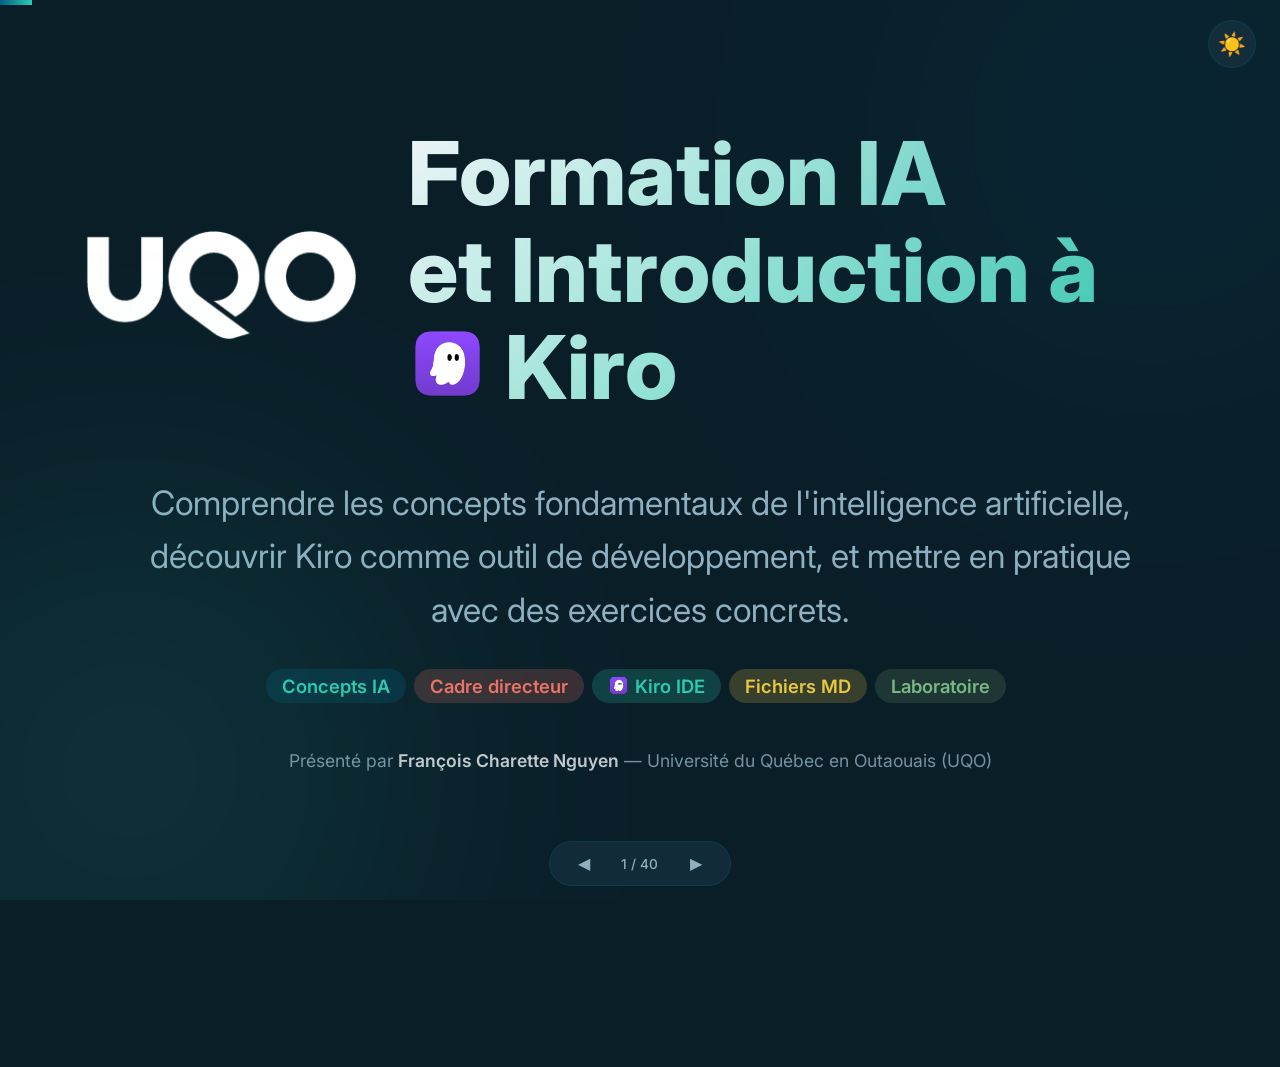
<file: index.html>
<!DOCTYPE html>
<html lang="fr">
<head>
    <meta charset="UTF-8">
    <meta name="viewport" content="width=device-width, initial-scale=1.0">
    <title>Formation Kiro & IA - Présentation</title>
    <link rel="stylesheet" href="styles.css">
</head>
<body>
    <div class="progress-bar" id="progressBar"></div>
    <div class="breadcrumb" id="breadcrumb"></div>
    <button class="theme-toggle" id="themeBtn" onclick="toggleTheme()" title="Changer le thème">☀️</button>
    <img src="logo_blanc.png" alt="Logo UQO" class="uqo-logo-watermark" id="uqoWatermark">
    <div class="slides-container" id="slidesContainer"></div>

    <div class="keyboard-hint">
    </div>
    <div class="nav">
        <button onclick="prevSlide()" title="Diapositive précédente">◀</button>
        <span class="slide-counter" id="slideCounter">1 / —</span>
        <button onclick="nextSlide()" title="Diapositive suivante">▶</button>
    </div>

    <script src="js/slides-data.js"></script>
    <script src="js/slides-cadre.js"></script>
    <script src="js/slides-concepts.js"></script>
    <script src="js/slides-fichiers.js"></script>
    <script src="js/slides-prompter.js"></script>
    <script src="js/slides-kiro.js"></script>
    <script src="js/slides-fin.js"></script>
    <script src="js/app.js"></script>
</body>
</html>
</file>
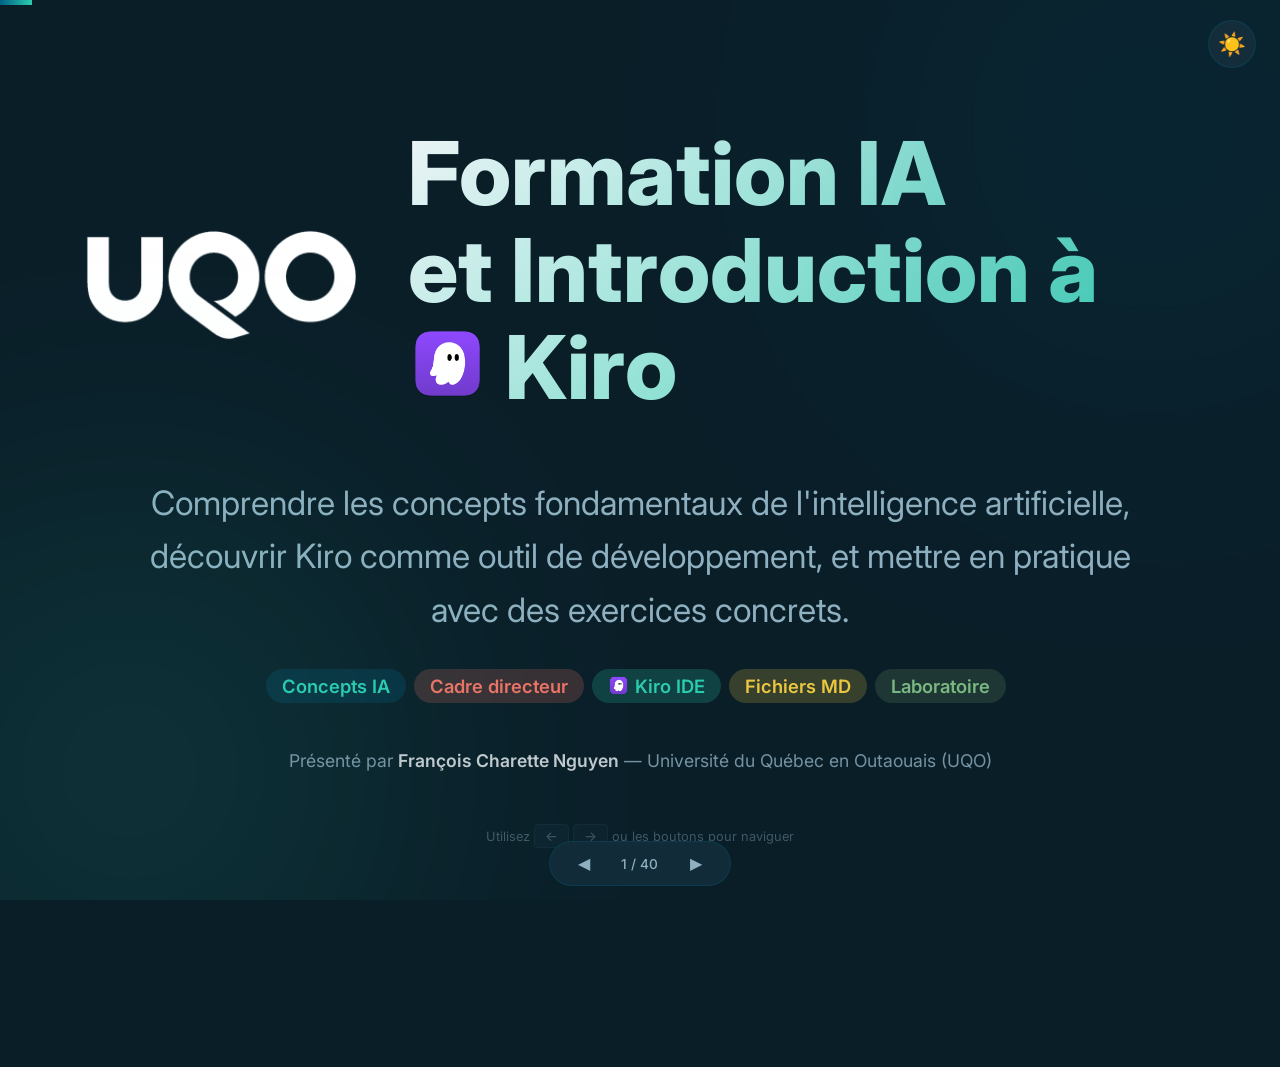
<file: presentation.html>
<!DOCTYPE html>
<html lang="fr">
<head>
    <meta charset="UTF-8">
    <meta name="viewport" content="width=device-width, initial-scale=1.0">
    <title>Formation Kiro & IA - Présentation</title>
    <link rel="stylesheet" href="styles.css">
</head>
<body>
    <div class="progress-bar" id="progressBar"></div>
    <div class="breadcrumb" id="breadcrumb"></div>
    <button class="theme-toggle" id="themeBtn" onclick="toggleTheme()" title="Changer le thème">☀️</button>
    <img src="logo_blanc.png" alt="Logo UQO" class="uqo-logo-watermark" id="uqoWatermark">
    <div class="slides-container" id="slidesContainer"></div>

    <div class="keyboard-hint">
        Utilisez <kbd>←</kbd> <kbd>→</kbd> ou les boutons pour naviguer
    </div>
    <div class="nav">
        <button onclick="prevSlide()" title="Diapositive précédente">◀</button>
        <span class="slide-counter" id="slideCounter">1 / —</span>
        <button onclick="nextSlide()" title="Diapositive suivante">▶</button>
    </div>

    <script src="js/slides-data.js"></script>
    <script src="js/slides-cadre.js"></script>
    <script src="js/slides-concepts.js"></script>
    <script src="js/slides-fichiers.js"></script>
    <script src="js/slides-prompter.js"></script>
    <script src="js/slides-kiro.js"></script>
    <script src="js/slides-fin.js"></script>
    <script src="js/app.js"></script>
</body>
</html>
</file>
<file: styles.css>
@import url('https://fonts.googleapis.com/css2?family=Inter:wght@300;400;500;600;700;800&display=swap');

*, *::before, *::after { box-sizing: border-box; margin: 0; padding: 0; }

/* ── Dark theme (default) — UQO palette ── */
:root {
    --primary: #006085;
    --primary-light: #2BCCAE;
    --primary-dark: #004d6b;
    --accent: #2BCCAE;
    --accent2: #ED7265;
    --bg: #0a1e28;
    --bg-card: #132d3a;
    --bg-card-light: #1e4050;
    --text: #edf4f7;
    --text-muted: #8fb0c0;
    --success: #58805D;
    --danger: #ED7265;
    --nav-bg: rgba(19, 45, 58, 0.92);
    --filetree-bg: #0d2230;
    --filetree-border: #1e4050;
    --glow-opacity: 0.15;
    --logo-filter: none;
}

/* ── Light theme — UQO palette ── */
[data-theme="light"] {
    --bg: #f2f0ec;
    --bg-card: #ffffff;
    --bg-card-light: #D7B997;
    --text: #0a1e28;
    --text-muted: #344D5A;
    --nav-bg: rgba(255, 255, 255, 0.92);
    --filetree-bg: #f8f6f2;
    --filetree-border: #D7B997;
    --glow-opacity: 0.08;
    --logo-filter: brightness(0) saturate(100%) invert(12%) sepia(30%) saturate(1200%) hue-rotate(165deg);
}

[data-theme="light"] h1 {
    background: linear-gradient(135deg, var(--text), var(--primary));
    -webkit-background-clip: text; background-clip: text;
}

[data-theme="light"] .card {
    border-color: rgba(0, 96, 133, 0.15);
    box-shadow: 0 2px 8px rgba(0,0,0,0.06);
}

[data-theme="light"] .highlight-box {
    background: linear-gradient(135deg, rgba(0, 96, 133, 0.06), rgba(43, 204, 174, 0.05));
    border-color: rgba(0, 96, 133, 0.15);
}

[data-theme="light"] .warning-box {
    background: rgba(237, 114, 101, 0.08);
    border-color: rgba(237, 114, 101, 0.25);
}

html, body {
    height: 100%;
    font-family: 'Inter', sans-serif;
    background: var(--bg);
    color: var(--text);
    overflow: hidden;
    transition: background 0.4s, color 0.4s;
}

/* ── Theme toggle ── */
.theme-toggle {
    position: fixed; top: 20px; right: 24px; z-index: 200;
    background: var(--bg-card); border: 1px solid rgba(0, 96, 133, 0.3);
    color: var(--text); cursor: pointer; font-size: 1.4rem;
    width: 48px; height: 48px; border-radius: 50%;
    display: flex; align-items: center; justify-content: center;
    transition: all 0.3s; backdrop-filter: blur(8px);
}
.theme-toggle:hover { border-color: var(--primary); transform: scale(1.1); }

/* ── Progress bar ── */
.progress-bar {
    position: fixed; top: 0; left: 0; height: 5px;
    background: linear-gradient(90deg, var(--primary), var(--accent));
    z-index: 1000; transition: width 0.4s ease;
}

/* ── Navigation ── */
.nav {
    position: fixed; bottom: 14px; left: 50%; transform: translateX(-50%);
    display: flex; gap: 8px; align-items: center; z-index: 100;
    background: var(--nav-bg); backdrop-filter: blur(12px);
    padding: 6px 16px; border-radius: 50px;
    border: 1px solid rgba(0, 96, 133, 0.3);
    transition: background 0.4s;
}
.nav button {
    background: none; border: none; color: var(--text-muted);
    cursor: pointer; font-size: 1rem; padding: 6px 12px;
    border-radius: 25px; transition: all 0.3s;
}
.nav button:hover { background: var(--primary); color: white; }
.nav .slide-counter {
    font-size: 0.85rem; color: var(--text-muted);
    font-weight: 500; min-width: 60px; text-align: center;
}

/* ── Slides ── */
.slides-container { width: 100%; height: 100%; position: relative; }

.slide {
    position: absolute; top: 0; left: 0; width: 100%; height: 100%;
    display: flex; align-items: center; justify-content: center;
    padding: 50px 80px; opacity: 0; transform: translateX(100px);
    transition: all 0.6s cubic-bezier(0.16, 1, 0.3, 1);
    pointer-events: none;
}
.slide.active { opacity: 1; transform: translateX(0); pointer-events: all; }
.slide.exit-left { opacity: 0; transform: translateX(-100px); }

.slide-content { max-width: 1200px; width: 100%; }

/* ── Typography (presentation scale) ── */
.slide-tag {
    display: inline-block; font-size: 1.4rem; font-weight: 600;
    text-transform: uppercase; letter-spacing: 3px; color: var(--accent);
    margin-bottom: 20px; opacity: 0; transform: translateY(20px);
}
.slide.active .slide-tag { animation: fadeUp 0.5s 0.2s forwards; }

h1 {
    font-size: 5rem; font-weight: 800; line-height: 1.1; margin-bottom: 24px;
    background: linear-gradient(135deg, var(--text), var(--primary-light));
    -webkit-background-clip: text; background-clip: text;
    -webkit-text-fill-color: transparent;
}
h2 { font-size: 3.8rem; font-weight: 700; margin-bottom: 20px; color: var(--text); }
h3 { font-size: 2.2rem; font-weight: 600; margin-bottom: 14px; color: var(--primary-light); }

.subtitle {
    font-size: 2.2rem; color: var(--text-muted);
    line-height: 1.6; max-width: 1000px;
}

/* ── Cards ── */
.cards-grid {
    display: grid; grid-template-columns: repeat(auto-fit, minmax(280px, 1fr));
    gap: 20px; margin-top: 28px;
}
.card {
    background: var(--bg-card); border: 1px solid rgba(0, 96, 133, 0.2);
    border-radius: 16px; padding: 28px; transition: all 0.3s;
    opacity: 0; transform: translateY(30px);
}
.slide.active .card { animation: fadeUp 0.5s forwards; }
.slide.active .card:nth-child(1) { animation-delay: 0.1s; }
.slide.active .card:nth-child(2) { animation-delay: 0.2s; }
.slide.active .card:nth-child(3) { animation-delay: 0.3s; }
.slide.active .card:nth-child(4) { animation-delay: 0.4s; }
.slide.active .card:nth-child(5) { animation-delay: 0.5s; }
.slide.active .card:nth-child(6) { animation-delay: 0.6s; }

.card:hover {
    border-color: var(--primary); transform: translateY(-4px);
    box-shadow: 0 8px 30px rgba(0, 96, 133, 0.2);
}
.card-icon { font-size: 3.2rem; margin-bottom: 16px; display: block; }

.card-icon-img {
    width: 1em;
    height: 1em;
    vertical-align: -0.1em;
    object-fit: contain;
}
.card p { font-size: 1.85rem; color: var(--text-muted); line-height: 1.6; margin-top: 10px; }
.card.static { opacity: 1; transform: none; animation: none !important; }

/* ── Two columns ── */
.two-cols {
    display: grid; grid-template-columns: 1fr 1fr;
    gap: 40px; align-items: start;
}

/* ── Lists ── */
.styled-list { list-style: none; margin-top: 16px; }
.styled-list li {
    padding: 12px 0; padding-left: 36px; position: relative;
    color: var(--text-muted); font-size: 1.85rem; line-height: 1.6;
    opacity: 0; transform: translateX(-20px);
}
.slide.active .styled-list li { animation: fadeRight 0.4s forwards; }
.slide.active .styled-list li:nth-child(1) { animation-delay: 0.15s; }
.slide.active .styled-list li:nth-child(2) { animation-delay: 0.25s; }
.slide.active .styled-list li:nth-child(3) { animation-delay: 0.35s; }
.slide.active .styled-list li:nth-child(4) { animation-delay: 0.45s; }
.slide.active .styled-list li:nth-child(5) { animation-delay: 0.55s; }
.slide.active .styled-list li:nth-child(6) { animation-delay: 0.65s; }
.slide.active .styled-list li:nth-child(7) { animation-delay: 0.75s; }
.styled-list li::before {
    content: '▸'; position: absolute; left: 0;
    color: var(--primary-light); font-weight: bold;
}

/* ── Prompt cards ── */
.prompt-card {
    background: var(--bg-card); border-left: 4px solid var(--primary);
    border-radius: 0 12px 12px 0; padding: 24px 28px; margin-bottom: 18px;
    font-size: 1.75rem; line-height: 1.7; color: var(--text-muted);
    opacity: 0; transform: translateY(20px);
    font-family: 'Cascadia Code', 'Fira Code', monospace;
}
.prompt-card.bad { border-left-color: var(--danger); }
.slide.active .prompt-card { animation: fadeUp 0.5s forwards; }
.slide.active .prompt-card:nth-child(1) { animation-delay: 0.1s; }
.slide.active .prompt-card:nth-child(2) { animation-delay: 0.2s; }
.slide.active .prompt-card:nth-child(3) { animation-delay: 0.3s; }
.slide.active .prompt-card:nth-child(4) { animation-delay: 0.4s; }
.slide.active .prompt-card:nth-child(5) { animation-delay: 0.5s; }

/* ── Badges ── */
.badge {
    display: inline-block; padding: 6px 16px; border-radius: 20px;
    font-size: 1.15rem; font-weight: 600; margin-right: 8px; margin-bottom: 8px;
}
.badge-primary { background: rgba(0, 96, 133, 0.25); color: #2BCCAE; }
.badge-accent  { background: rgba(43, 204, 174, 0.2); color: #2BCCAE; }
.badge-warning { background: rgba(235, 199, 64, 0.2); color: #EBC740; }
.badge-success { background: rgba(88, 128, 93, 0.25); color: #7ab882; }
.badge-danger  { background: rgba(237, 114, 101, 0.2); color: #ED7265; }

[data-theme="light"] .badge-primary { background: rgba(0, 96, 133, 0.15); color: #004d6b; }
[data-theme="light"] .badge-accent  { background: rgba(43, 204, 174, 0.15); color: #0a6e5c; }
[data-theme="light"] .badge-warning { background: rgba(235, 199, 64, 0.18); color: #7a6200; }
[data-theme="light"] .badge-success { background: rgba(88, 128, 93, 0.18); color: #2d5e33; }
[data-theme="light"] .badge-danger  { background: rgba(237, 114, 101, 0.15); color: #b5342a; }

/* ── Highlight box ── */
.highlight-box {
    background: linear-gradient(135deg, rgba(0, 96, 133, 0.12), rgba(43, 204, 174, 0.08));
    border: 1px solid rgba(0, 96, 133, 0.25);
    border-radius: 16px; padding: 28px; margin-top: 20px;
    transition: background 0.4s, border-color 0.4s;
}
.highlight-box h3 { font-size: 2.2rem; }
.highlight-box p { font-size: 1.85rem; }

.highlight-note {
    margin-top: 20px;
    font-size: 1.4rem;
    color: var(--text-muted);
    opacity: 0.8;
    font-style: italic;
    line-height: 1.6;
}

/* ── Steps ── */
.steps { margin-top: 24px; counter-reset: step; }
.step {
    display: flex; gap: 20px; align-items: flex-start;
    margin-bottom: 24px; opacity: 0; transform: translateY(20px);
}
.slide.active .step { animation: fadeUp 0.5s forwards; }
.slide.active .step:nth-child(1) { animation-delay: 0.1s; }
.slide.active .step:nth-child(2) { animation-delay: 0.2s; }
.slide.active .step:nth-child(3) { animation-delay: 0.3s; }
.slide.active .step:nth-child(4) { animation-delay: 0.4s; }
.slide.active .step:nth-child(5) { animation-delay: 0.5s; }
.step-num {
    flex-shrink: 0; width: 56px; height: 56px; border-radius: 50%;
    background: var(--primary); display: flex; align-items: center;
    justify-content: center; font-weight: 700; font-size: 1.4rem;
}
.step-content h3 { margin-bottom: 6px; font-size: 2.15rem; }
.step-content p { color: var(--text-muted); font-size: 1.85rem; line-height: 1.6; }

/* ── UQO Logo — Title slide (prominent) ── */
.title-header {
    display: flex; align-items: center; gap: 48px;
    justify-content: center; margin-bottom: 32px;
}
.title-header-text { text-align: left; }
.title-header-text h1 { margin-bottom: 0; }
.title-header-text .kiro-logo { margin-bottom: 20px; }

.uqo-logo-title {
    width: 280px; height: auto; flex-shrink: 0;
    filter: var(--logo-filter);
    transition: filter 0.4s;
}

/* ── UQO Logo — Watermark on other slides ── */
.uqo-logo-watermark {
    position: fixed; top: 20px; left: 24px; z-index: 150;
    width: 100px; height: auto; opacity: 1;
    filter: var(--logo-filter);
    transition: opacity 0.4s, filter 0.4s;
    pointer-events: none;
}
.uqo-logo-watermark.hidden { opacity: 0; }

/* ── Title slide ── */
.title-slide { text-align: center; }
.title-slide h1 { font-size: 5.5rem; margin-bottom: 28px; }
.title-slide .subtitle { margin: 0 auto; font-size: 2.1rem; }
.title-slide .title-header + .subtitle { text-align: center; }

.kiro-logo {
    display: inline-flex; align-items: center; gap: 12px;
    background: rgba(0, 96, 133, 0.2); padding: 14px 32px;
    border-radius: 50px; margin-bottom: 32px;
    border: 1px solid rgba(0, 96, 133, 0.35);
}
.kiro-logo span { font-weight: 700; font-size: 1.3rem; letter-spacing: 1px; }

.kiro-logo-icon { width: 32px; height: 32px; object-fit: contain; }

.title-inline-icon {
    width: 1.1em;
    height: 1.1em;
    vertical-align: -0.1em;
    object-fit: contain;
}

.title-kiro-logo {
    height: 0.9em;
    width: auto;
    vertical-align: -0.05em;
    object-fit: contain;
}

.nowrap { white-space: nowrap; }

.list-inline-icon {
    width: 1.2em;
    height: 1.2em;
    vertical-align: -0.2em;
    object-fit: contain;
}

.presenter-info {
    margin-top: 36px; font-size: 1.1rem; color: var(--text-muted);
    opacity: 0.8; line-height: 1.6;
}
.presenter-info strong { color: var(--text); font-weight: 600; }

/* ── Decorative ── */
.bg-glow {
    position: absolute; width: 500px; height: 500px; border-radius: 50%;
    filter: blur(140px); opacity: var(--glow-opacity); pointer-events: none;
    transition: opacity 0.4s;
}
.bg-glow-1 { background: var(--primary); top: -120px; right: -120px; }
.bg-glow-2 { background: var(--accent); bottom: -120px; left: -120px; }

/* ── Scrollable ── */
.scroll-area {
    max-height: calc(100vh - 220px); overflow-y: auto; padding-right: 10px;
}
.scroll-area::-webkit-scrollbar { width: 5px; }
.scroll-area::-webkit-scrollbar-track { background: transparent; }
.scroll-area::-webkit-scrollbar-thumb { background: var(--bg-card-light); border-radius: 4px; }

/* ── Keyboard hint ── */
.keyboard-hint {
    position: fixed; bottom: 56px; left: 50%; transform: translateX(-50%);
    font-size: 0.8rem; color: var(--text-muted); opacity: 0.4; z-index: 99;
}
kbd {
    background: var(--bg-card); padding: 3px 10px; border-radius: 4px;
    border: 1px solid var(--bg-card-light); font-family: inherit; font-size: 0.85rem;
}

/* ── Warning box ── */
.warning-box {
    background: rgba(237, 114, 101, 0.1); border: 1px solid rgba(237, 114, 101, 0.3);
    border-radius: 12px; padding: 20px 24px; margin-top: 16px;
    display: flex; gap: 14px; align-items: flex-start;
    transition: background 0.4s, border-color 0.4s;
}
.warning-box p { color: var(--accent2); font-size: 1.85rem; line-height: 1.6; }

/* ── File tree ── */
.file-tree {
    background: var(--filetree-bg); border: 1px solid var(--filetree-border);
    border-radius: 12px; padding: 28px;
    font-family: 'Cascadia Code', 'Fira Code', monospace;
    font-size: 1.25rem; line-height: 2.2;
    transition: background 0.4s, border-color 0.4s;
}
.file-tree .folder    { color: var(--accent); }
.file-tree .file      { color: var(--text-muted); }
.file-tree .highlight  { color: var(--accent2); font-weight: 600; }

/* ── Icon cards (screenshots) ── */
.icon-card { text-align: center; padding: 36px 24px; }
.icon-card .card-big-icon { font-size: 4rem; display: block; margin-bottom: 16px; }

/* ── Agenda items ── */
.agenda-item {
    display: flex; align-items: center; gap: 20px;
    padding: 18px 0; border-bottom: 1px solid rgba(0, 96, 133, 0.12);
    opacity: 0; transform: translateX(-20px);
}
.slide.active .agenda-item { animation: fadeRight 0.4s forwards; }
.slide.active .agenda-item:nth-child(1) { animation-delay: 0.1s; }
.slide.active .agenda-item:nth-child(2) { animation-delay: 0.15s; }
.slide.active .agenda-item:nth-child(3) { animation-delay: 0.2s; }
.slide.active .agenda-item:nth-child(4) { animation-delay: 0.25s; }
.slide.active .agenda-item:nth-child(5) { animation-delay: 0.3s; }
.slide.active .agenda-item:nth-child(6) { animation-delay: 0.35s; }
.slide.active .agenda-item:nth-child(7) { animation-delay: 0.4s; }
.slide.active .agenda-item:nth-child(8) { animation-delay: 0.45s; }
.agenda-item .agenda-num {
    flex-shrink: 0; width: 52px; height: 52px; border-radius: 12px;
    background: rgba(0, 96, 133, 0.2); display: flex; align-items: center;
    justify-content: center; font-weight: 700; font-size: 1.3rem;
    color: var(--primary-light);
}
.agenda-item .agenda-text { font-size: 1.95rem; color: var(--text); }
.agenda-item:last-child { border-bottom: none; }

/* ── Markdown preview ── */

.md-preview {
    background: var(--filetree-bg);
    border: 1px solid var(--filetree-border);
    border-radius: 12px;
    padding: 28px;
    font-family: 'Cascadia Code', 'Fira Code', monospace;
    font-size: 1.15rem;
    line-height: 2;
    transition: background 0.4s, border-color 0.4s;
}

.md-h1 { color: var(--accent); font-weight: 700; font-size: 1.4rem; }
.md-h2 { color: var(--primary-light); font-weight: 600; font-size: 1.25rem; }
.md-li { color: var(--text-muted); }
.md-fence { color: var(--text-muted); opacity: 0.5; }
.md-text { color: var(--text); }

/* ── Badge & card icons ── */

.badge-icon {
    width: 1.1em;
    height: 1.1em;
    vertical-align: -0.15em;
    margin-right: 6px;
    display: inline-block;
}

.card-header-icon {
    width: 1.4em;
    height: 1.4em;
    vertical-align: -0.2em;
    margin-right: 10px;
}

/* ── Animations ── */
@keyframes fadeUp    { to { opacity: 1; transform: translateY(0); } }
@keyframes fadeRight { to { opacity: 1; transform: translateX(0); } }
@keyframes pulse     { 0%, 100% { opacity: var(--glow-opacity); } 50% { opacity: calc(var(--glow-opacity) + 0.1); } }
.animate-pulse { animation: pulse 4s ease-in-out infinite; }

/* ── Breadcrumb / Fil d'Ariane ── */

.breadcrumb {
    position: fixed;
    top: 8px;
    left: 50%;
    transform: translateX(-50%);
    z-index: 100;
    display: flex;
    align-items: center;
    gap: 6px;
    padding: 6px 16px;
    background: rgba(0, 0, 0, 0.35);
    backdrop-filter: blur(12px);
    border-radius: 20px;
    border: 1px solid rgba(255, 255, 255, 0.08);
    transition: opacity 0.3s ease;
    opacity: 0;
}

.breadcrumb-item {
    font-size: 0.85rem;
    color: rgba(255, 255, 255, 0.4);
    cursor: pointer;
    padding: 2px 8px;
    border-radius: 10px;
    transition: all 0.25s ease;
    white-space: nowrap;
    user-select: none;
}

.breadcrumb-item:hover {
    color: rgba(255, 255, 255, 0.7);
    background: rgba(255, 255, 255, 0.08);
}

.breadcrumb-item.active {
    color: var(--accent);
    background: rgba(var(--accent-rgb, 110, 231, 183), 0.12);
    font-weight: 600;
}

.breadcrumb-sep {
    font-size: 0.8rem;
    color: rgba(255, 255, 255, 0.2);
    user-select: none;
}

[data-theme="light"] .breadcrumb {
    background: rgba(255, 255, 255, 0.7);
    border-color: rgba(0, 0, 0, 0.08);
}

[data-theme="light"] .breadcrumb-item {
    color: rgba(0, 0, 0, 0.35);
}

[data-theme="light"] .breadcrumb-item:hover {
    color: rgba(0, 0, 0, 0.6);
    background: rgba(0, 0, 0, 0.06);
}

[data-theme="light"] .breadcrumb-item.active {
    color: var(--accent);
    background: rgba(var(--accent-rgb, 110, 231, 183), 0.15);
}

[data-theme="light"] .breadcrumb-sep {
    color: rgba(0, 0, 0, 0.2);
}
</file>
